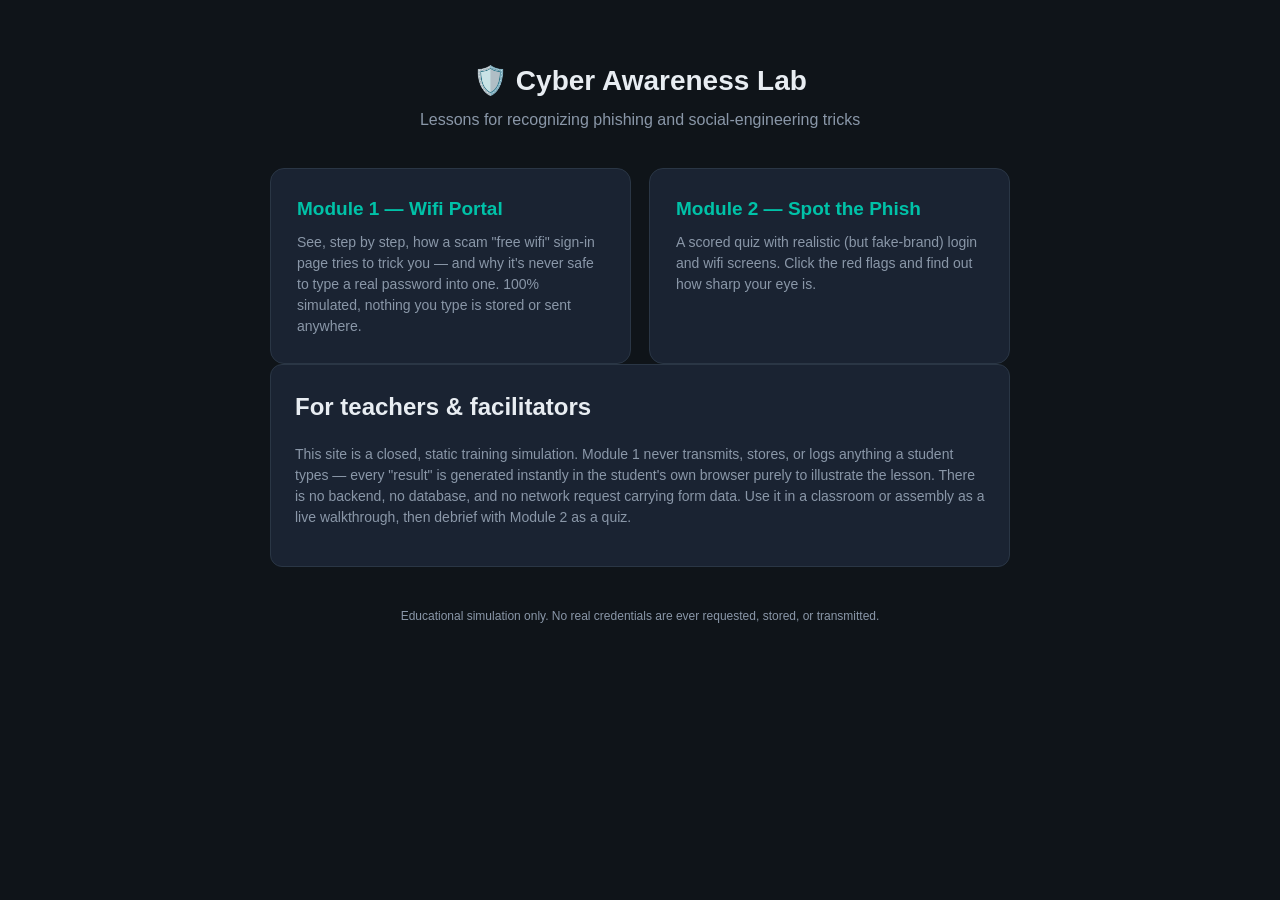
<file: index.html>
<!doctype html>
<html lang="en">
<head>
<meta charset="utf-8">
<meta name="viewport" content="width=device-width, initial-scale=1">
<title>Cyber Awareness Lab</title>
<link rel="stylesheet" href="style.css">
</head>
<body>
  <div class="wrap">
    <header class="site">
      <h1>🛡️ Cyber Awareness Lab</h1>
      <p>Lessons for recognizing phishing and social-engineering tricks</p>
    </header>

    <div class="module-grid">
      <a class="module-card" href="demo-wifi.html">
        <h2>Module 1 — Wifi Portal</h2>
        <p>See, step by step, how a scam "free wifi" sign-in page tries to trick you — and why it's never safe to type a real password into one. 100% simulated, nothing you type is stored or sent anywhere.</p>
      </a>
      <a class="module-card" href="quiz.html">
        <h2>Module 2 — Spot the Phish</h2>
        <p>A scored quiz with realistic (but fake-brand) login and wifi screens. Click the red flags and find out how sharp your eye is.</p>
      </a>
    </div>

    <div class="card">
      <h2 style="margin-top:0;">For teachers &amp; facilitators</h2>
      <p style="color:var(--muted); font-size:14px;">
        This site is a closed, static training simulation. Module 1 never transmits, stores, or logs anything a student types — every "result" is generated instantly in the student's own browser purely to illustrate the lesson. There is no backend, no database, and no network request carrying form data. Use it in a classroom or assembly as a live walkthrough, then debrief with Module 2 as a quiz.
      </p>
    </div>

    <footer class="site">
      Educational simulation only. No real credentials are ever requested, stored, or transmitted.
    </footer>
  </div>
</body>
</html>
</file>
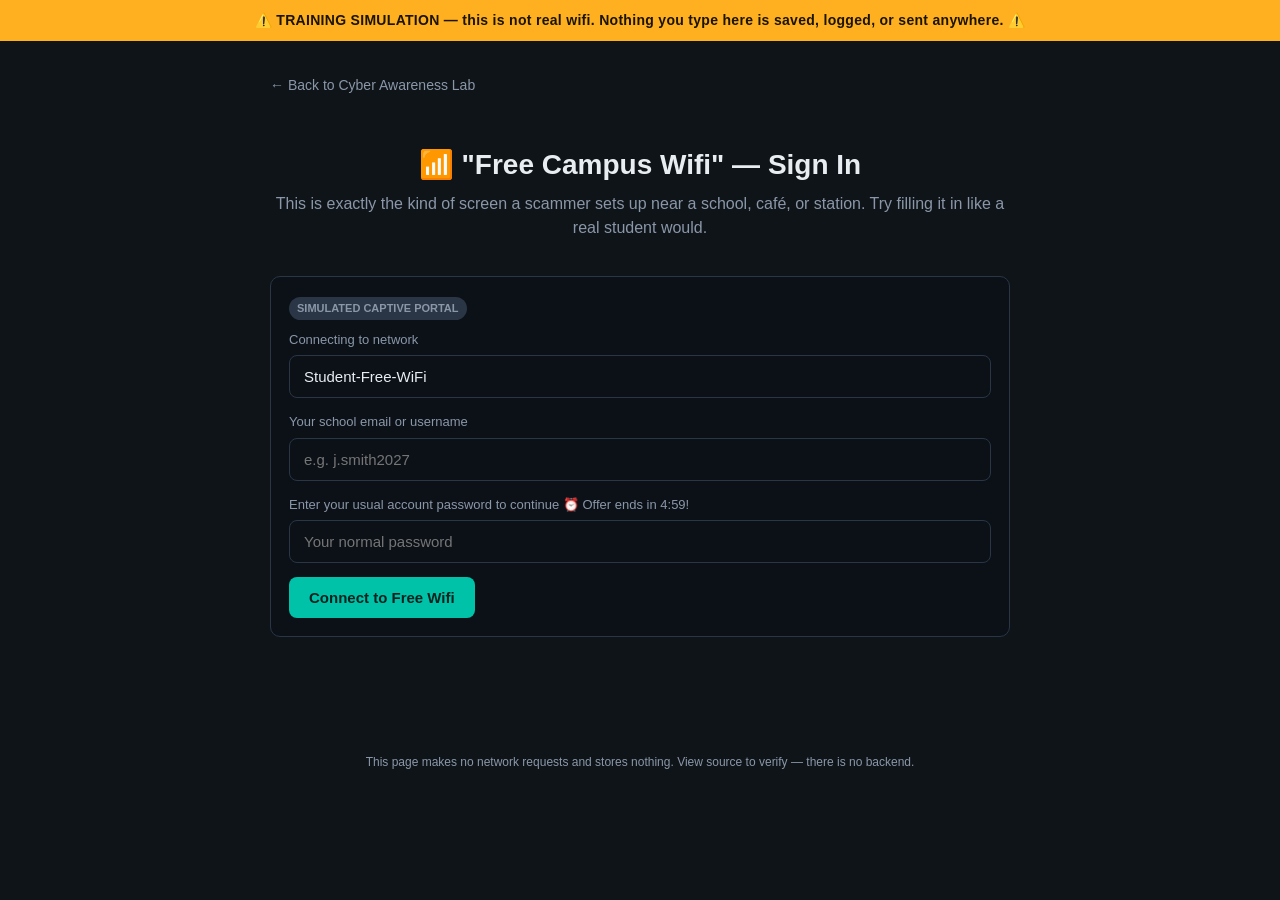
<file: demo-wifi.html>
<!doctype html>
<html lang="en">
<head>
<meta charset="utf-8">
<meta name="viewport" content="width=device-width, initial-scale=1">
<title>Module 1 — The Fake Wifi Portal (Training Demo)</title>
<link rel="stylesheet" href="style.css">
</head>
<body>
  <div class="banner-training">
    ⚠️ TRAINING SIMULATION — this is not real wifi. Nothing you type here is saved, logged, or sent anywhere. ⚠️
  </div>

  <div class="wrap">
    <a class="back-link" href="index.html">← Back to Cyber Awareness Lab</a>

    <header class="site">
      <h1>📶 "Free Campus Wifi" — Sign In</h1>
      <p>This is exactly the kind of screen a scammer sets up near a school, café, or station. Try filling it in like a real student would.</p>
    </header>

    <div class="mock-shot">
      <span class="badge">Simulated captive portal</span>
      <form id="luring-form" autocomplete="off">
        <label for="network">Connecting to network</label>
        <input type="text" id="network" value="Student-Free-WiFi" disabled>

        <label for="username">Your school email or username</label>
        <input type="text" id="username" placeholder="e.g. j.smith2027">

        <label for="password">Enter your usual account password to continue ⏰ Offer ends in 4:59!</label>
        <input type="password" id="password" placeholder="Your normal password">

        <button type="submit" class="btn" id="connect-btn">Connect to Free Wifi</button>
      </form>
    </div>

    <div class="reveal-box" id="reveal">
      <h3>🔍 Here's what just happened — and why it's a trap</h3>
      <p style="color:var(--muted); font-size:14px;">
        The moment you clicked "Connect," this page threw away whatever you typed — it was never read, stored, or sent anywhere.
        A real attacker's page would do the opposite: quietly capture it. Here's what should have tipped you off <em>before</em> you typed anything:
      </p>
      <ul class="flag-list">
        <li>🚩 <strong>No wifi network needs your account password.</strong> Real wifi logins never ask for the password you use on email, school portals, or social media. The instant a "connect to wifi" screen asks for that, it's not about wifi.</li>
        <li>🚩 <strong>Artificial urgency.</strong> The countdown ("offer ends in 4:59!") is designed to make you rush and skip thinking.</li>
        <li>🚩 <strong>Too-good-to-be-true free offer.</strong> "Free" is the bait; the real goal is the credentials you type.</li>
        <li>🚩 <strong>Unverifiable network identity.</strong> Anyone can name a wifi hotspot "Student-Free-WiFi" — a name alone proves nothing about who runs it.</li>
        <li>🚩 <strong>Re-using a real password anywhere outside the real service</strong> is the actual danger — even typing it into a fake form "just to see" can train muscle memory that makes you faster to fall for the real thing.</li>
      </ul>
      <p style="font-size:14px;"><strong>The rule:</strong> wifi portals should only ever ask for things like a room number, a voucher code, or an email you don't mind sharing — never a password you use elsewhere.</p>
      <a class="btn secondary" href="quiz.html">Try the Spot-the-Phish quiz →</a>
    </div>
  </div>

  <footer class="site">
    This page makes no network requests and stores nothing. View source to verify — there is no backend.
  </footer>

<script>
  // This form is intentionally inert: it never reads the typed values,
  // never stores them (no localStorage/cookies/fetch), and never sends
  // them anywhere. We immediately clear the fields and show the lesson.
  document.getElementById('luring-form').addEventListener('submit', function (e) {
    e.preventDefault();
    document.getElementById('username').value = '';
    document.getElementById('password').value = '';
    document.getElementById('reveal').classList.add('show');
    document.getElementById('reveal').scrollIntoView({ behavior: 'smooth' });
  });
</script>
</body>
</html>
</file>
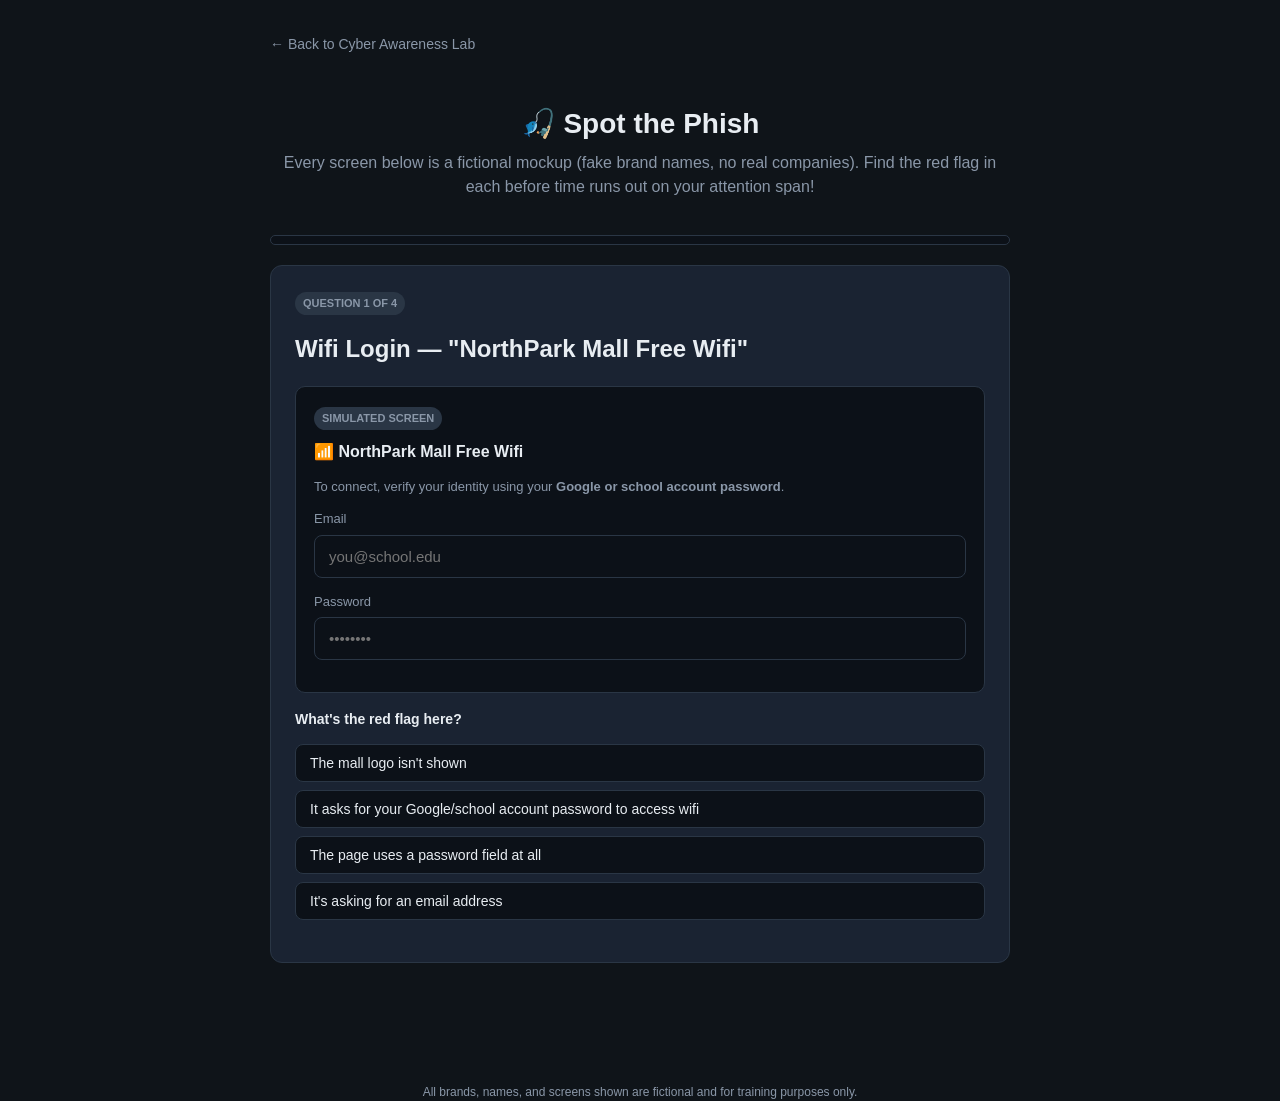
<file: quiz.html>
<!doctype html>
<html lang="en">
<head>
<meta charset="utf-8">
<meta name="viewport" content="width=device-width, initial-scale=1">
<title>Module 2 — Spot the Phish</title>
<link rel="stylesheet" href="style.css">
</head>
<body>
  <div class="wrap">
    <a class="back-link" href="index.html">← Back to Cyber Awareness Lab</a>

    <header class="site">
      <h1>🎣 Spot the Phish</h1>
      <p>Every screen below is a fictional mockup (fake brand names, no real companies). Find the red flag in each before time runs out on your attention span!</p>
    </header>

    <div id="quiz-area"></div>
  </div>

  <footer class="site">
    All brands, names, and screens shown are fictional and for training purposes only.
  </footer>

<script>
const QUESTIONS = [
  {
    title: "Wifi Login — \"NorthPark Mall Free Wifi\"",
    mock: `
      <div class="mock-shot">
        <span class="badge">Simulated screen</span>
        <p style="margin:0 0 10px;"><strong>📶 NorthPark Mall Free Wifi</strong></p>
        <p style="color:var(--muted); font-size:13px;">To connect, verify your identity using your <strong>Google or school account password</strong>.</p>
        <label>Email</label>
        <input type="text" disabled placeholder="you@school.edu">
        <label>Password</label>
        <input type="password" disabled placeholder="••••••••">
      </div>`,
    options: [
      "The mall logo isn't shown",
      "It asks for your Google/school account password to access wifi",
      "The page uses a password field at all",
      "It's asking for an email address"
    ],
    correct: 1,
    explain: "Wifi access never legitimately requires the password to your school, Google, or email account. Any portal asking for that is trying to steal real account credentials, not connect you to wifi."
  },
  {
    title: "Text Message Alert",
    mock: `
      <div class="mock-shot">
        <span class="badge">Simulated screen</span>
        <p style="margin:0;">📱 <strong>SMS from "StreamFlix-Support"</strong></p>
        <p style="color:var(--muted); font-size:14px; margin-top:8px;">
          "Your account will be suspended in 1 hour. Confirm your password now at streamf1ix-verify.com to keep your subscription."
        </p>
      </div>`,
    options: [
      "The message is in English",
      "It mentions a subscription service",
      "Urgency + a lookalike domain (streamf1ix-verify.com) asking you to 'confirm your password'",
      "It was sent as a text, not an email"
    ],
    correct: 2,
    explain: "The domain swaps a letter 'i' for the number '1' — a classic lookalike trick. Combined with a tight deadline and a direct request to 'confirm your password,' this is textbook phishing."
  },
  {
    title: "Pop-up on a School Computer",
    mock: `
      <div class="mock-shot">
        <span class="badge">Simulated screen</span>
        <p style="margin:0;">🖥️ <strong>SYSTEM ALERT</strong></p>
        <p style="color:var(--muted); font-size:14px; margin-top:8px;">
          "Your device has 3 viruses! Click here and enter your admin password to run a free cleanup now."
        </p>
      </div>`,
    options: [
      "The alert uses a red color",
      "It claims infections and asks you to enter a password to 'fix' it immediately",
      "It appeared as a pop-up",
      "It offers a free service"
    ],
    correct: 1,
    explain: "Fear-based pop-ups that demand a password to 'fix' a problem are a common malware/phishing tactic. Legitimate antivirus tools don't ask for your login password to scan a device."
  },
  {
    title: "Social Media DM",
    mock: `
      <div class="mock-shot">
        <span class="badge">Simulated screen</span>
        <p style="margin:0;">💬 DM from "insta_support_help"</p>
        <p style="color:var(--muted); font-size:14px; margin-top:8px;">
          "Hey! We noticed suspicious login activity. Reply with your current password so we can verify it's really you and lock your account from hackers."
        </p>
      </div>`,
    options: [
      "The account name contains 'support'",
      "It's a direct message, not an email",
      "A real support account would never ask you to send your password directly",
      "It mentions hackers"
    ],
    correct: 2,
    explain: "No legitimate platform support account will ever ask you to type or send your actual password in a chat. That request alone is the giveaway, regardless of how official the sender's name looks."
  }
];

let current = 0;
let score = 0;
let answered = false;

function render() {
  const area = document.getElementById('quiz-area');
  if (current >= QUESTIONS.length) {
    area.innerHTML = `
      <div class="card">
        <h2>Quiz complete 🎉</h2>
        <p>You scored <strong>${score} / ${QUESTIONS.length}</strong>.</p>
        <p style="color:var(--muted); font-size:14px;">
          The common thread in every scenario: a request for a password or urgent action, dressed up as something routine.
          Pause before you type a password anywhere you didn't go looking for yourself.
        </p>
        <a class="btn" href="demo-wifi.html">Revisit the Fake Wifi Demo</a>
        <a class="btn secondary" href="index.html" style="margin-left:10px;">Back to Lab Home</a>
      </div>`;
    return;
  }

  const q = QUESTIONS[current];
  answered = false;
  const pct = Math.round((current / QUESTIONS.length) * 100);

  area.innerHTML = `
    <div class="score-bar"><div class="score-fill" style="width:${pct}%"></div></div>
    <div class="card">
      <span class="badge">Question ${current + 1} of ${QUESTIONS.length}</span>
      <h2 style="margin-top:6px;">${q.title}</h2>
      ${q.mock}
      <p style="font-size:14px; margin-top:16px;"><strong>What's the red flag here?</strong></p>
      <div id="options"></div>
      <p id="explain" style="display:none; font-size:14px; color:var(--muted); margin-top:12px;"></p>
      <div class="quiz-nav">
        <span></span>
        <button class="btn" id="next-btn" style="display:none;">Next →</button>
      </div>
    </div>`;

  const optWrap = document.getElementById('options');
  q.options.forEach((opt, i) => {
    const b = document.createElement('button');
    b.className = 'flag-option';
    b.textContent = opt;
    b.addEventListener('click', () => selectOption(i, q));
    optWrap.appendChild(b);
  });
}

function selectOption(i, q) {
  if (answered) return;
  answered = true;
  const buttons = document.querySelectorAll('.flag-option');
  buttons.forEach((b, idx) => {
    b.disabled = true;
    if (idx === q.correct) b.classList.add('correct');
    else if (idx === i) b.classList.add('incorrect');
  });
  if (i === q.correct) score++;
  const explainEl = document.getElementById('explain');
  explainEl.textContent = q.explain;
  explainEl.style.display = 'block';
  document.getElementById('next-btn').style.display = 'inline-block';
  document.getElementById('next-btn').addEventListener('click', () => {
    current++;
    render();
  });
}

render();
</script>
</body>
</html>
</file>
<file: style.css>
:root {
  --bg: #0f1419;
  --card: #1a2332;
  --accent: #00c2a8;
  --danger: #ff5c5c;
  --warn: #ffb020;
  --text: #e8edf2;
  --muted: #8a97a8;
  --border: #2a3645;
}

* { box-sizing: border-box; }

body {
  margin: 0;
  font-family: -apple-system, 'Segoe UI', Roboto, Arial, sans-serif;
  background: var(--bg);
  color: var(--text);
  line-height: 1.5;
}

.wrap {
  max-width: 780px;
  margin: 0 auto;
  padding: 32px 20px 60px;
}

.banner-training {
  background: var(--warn);
  color: #1a1400;
  font-weight: 700;
  text-align: center;
  padding: 10px 14px;
  font-size: 14px;
  letter-spacing: 0.3px;
}

header.site {
  text-align: center;
  margin: 28px 0 36px;
}

header.site h1 {
  font-size: 28px;
  margin: 0 0 6px;
}

header.site p {
  color: var(--muted);
  margin: 0;
}

.card {
  background: var(--card);
  border: 1px solid var(--border);
  border-radius: 12px;
  padding: 24px;
  margin-bottom: 20px;
}

.module-grid {
  display: grid;
  gap: 18px;
  grid-template-columns: 1fr;
}

@media (min-width: 640px) {
  .module-grid { grid-template-columns: 1fr 1fr; }
}

.module-card {
  background: var(--card);
  border: 1px solid var(--border);
  border-radius: 14px;
  padding: 26px;
  text-decoration: none;
  color: var(--text);
  display: block;
  transition: border-color 0.15s, transform 0.15s;
}

.module-card:hover {
  border-color: var(--accent);
  transform: translateY(-2px);
}

.module-card h2 {
  margin: 0 0 8px;
  font-size: 19px;
  color: var(--accent);
}

.module-card p {
  margin: 0;
  color: var(--muted);
  font-size: 14px;
}

.btn {
  display: inline-block;
  background: var(--accent);
  color: #06231f;
  font-weight: 700;
  border: none;
  border-radius: 8px;
  padding: 12px 20px;
  font-size: 15px;
  cursor: pointer;
  text-decoration: none;
}

.btn:hover { opacity: 0.9; }

.btn.secondary {
  background: transparent;
  color: var(--accent);
  border: 1px solid var(--accent);
}

input[type="text"], input[type="password"] {
  width: 100%;
  padding: 12px 14px;
  border-radius: 8px;
  border: 1px solid var(--border);
  background: #0c1118;
  color: var(--text);
  font-size: 15px;
  margin-bottom: 14px;
}

label {
  display: block;
  font-size: 13px;
  color: var(--muted);
  margin-bottom: 6px;
}

.flag-list li { margin-bottom: 8px; }

.reveal-box {
  display: none;
  border: 1px solid var(--accent);
  border-radius: 10px;
  padding: 20px;
  margin-top: 18px;
  background: #0c1f1c;
}

.reveal-box.show { display: block; }

.reveal-box h3 {
  margin-top: 0;
  color: var(--accent);
}

.back-link {
  display: inline-block;
  margin-bottom: 20px;
  color: var(--muted);
  text-decoration: none;
  font-size: 14px;
}
.back-link:hover { color: var(--accent); }

.score-bar {
  background: #0c1118;
  border-radius: 20px;
  height: 10px;
  overflow: hidden;
  margin: 10px 0 20px;
  border: 1px solid var(--border);
}
.score-fill {
  height: 100%;
  background: var(--accent);
  width: 0%;
  transition: width 0.3s;
}

.mock-shot {
  border: 1px solid var(--border);
  border-radius: 10px;
  padding: 18px;
  background: #0c1118;
  margin-bottom: 16px;
}

.flag-option {
  display: block;
  width: 100%;
  text-align: left;
  background: #0c1118;
  border: 1px solid var(--border);
  color: var(--text);
  border-radius: 8px;
  padding: 10px 14px;
  margin-bottom: 8px;
  cursor: pointer;
  font-size: 14px;
}
.flag-option:hover { border-color: var(--accent); }
.flag-option.correct { border-color: var(--accent); background: #0c241f; }
.flag-option.incorrect { border-color: var(--danger); background: #2a1414; }

.quiz-nav {
  display: flex;
  justify-content: space-between;
  margin-top: 18px;
}

.badge {
  display: inline-block;
  font-size: 11px;
  font-weight: 700;
  text-transform: uppercase;
  padding: 3px 8px;
  border-radius: 20px;
  background: var(--border);
  color: var(--muted);
  margin-bottom: 10px;
}

footer.site {
  text-align: center;
  color: var(--muted);
  font-size: 12px;
  margin-top: 40px;
}
</file>
